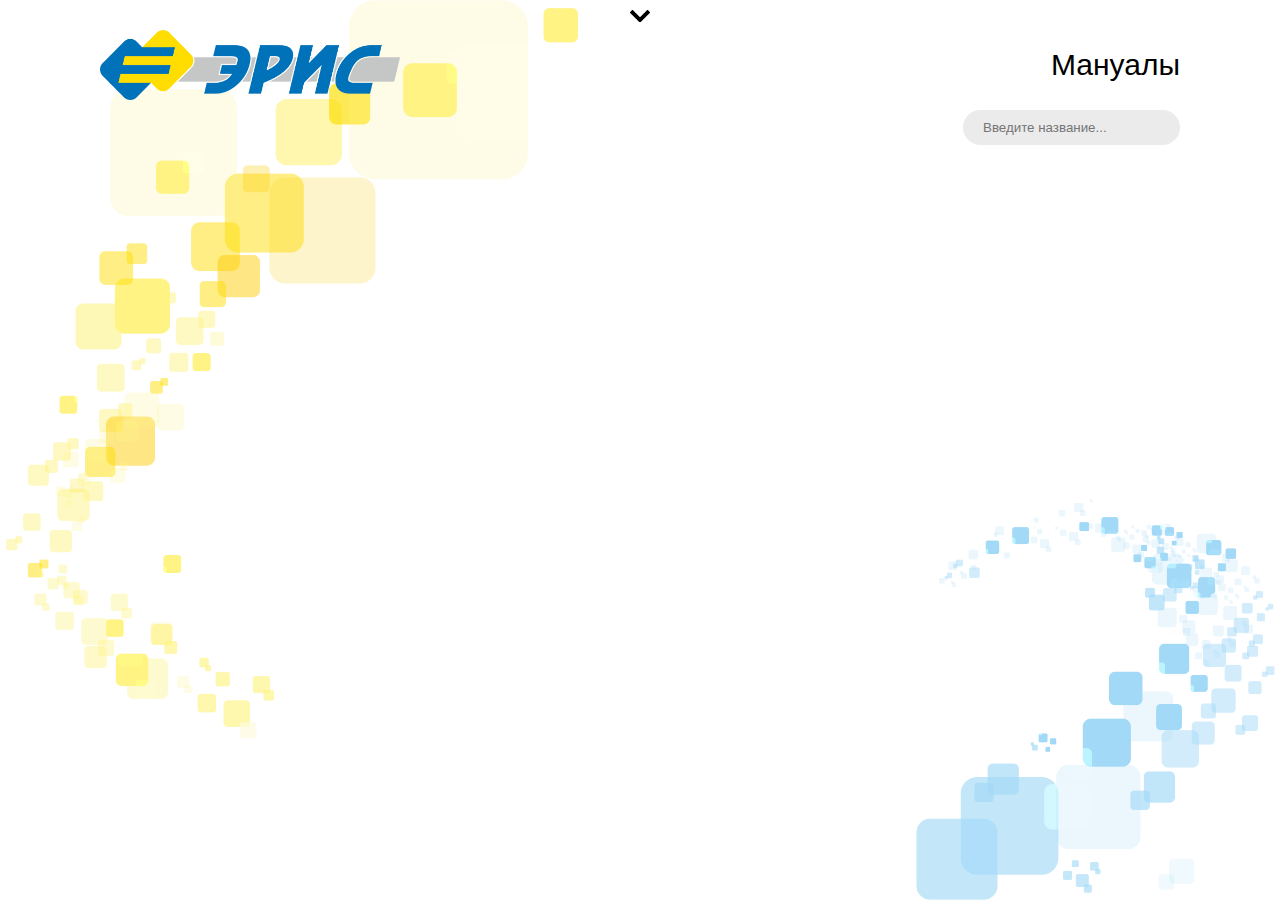
<file: index.html>
<html lang="ru">
  <head>
    <meta charset="UTF-8" />
    <meta name="viewport" content="width=device-width, initial-scale=1.0, user-scalable=0" />
    <meta name="referrer" content="no-referrer" />
    <link rel="icon" href="/assets/eris_Logo.png" />
    <link rel="stylesheet" href="styles.css" />
    <title>Мануалы</title>
  </head>
  <body>
    <div class="spinner" id="spinnerBody">
      <span class="spinnerIcon"></span>
      <div class="spinnerOverlay"></div>
    </div>
    <div class="root">
      <div class="form">
        <div class="spinner" id="spinnerForm">
          <div class="spinnerIcon"></div>
          <div class="spinnerOverlay rounded"></div>
        </div>
        <form id="authForm">
          <input
            id="authFormInputText"
            class="formInputText"
            type="text"
            placeholder="Введите почту..."
          />
          <button id="authFormBtn" type="submit" class="formBtn">Получить доступ</button>
        </form>
        <form id="addForm">
          <input
            id="addFormInputText"
            class="formInputText"
            type="text"
            placeholder="Введите название папки c мануалом..."
          />
          <input class="formInputFile" type="file" multiple="multiple" />
          <button id="addFormBtn" type="submit" class="formBtn" disabled>Загрузить</button>
        </form>
        <button class="toggleBtn">
          <svg
            xmlns="http://www.w3.org/2000/svg"
            shape-rendering="geometricPrecision"
            text-rendering="geometricPrecision"
            image-rendering="optimizeQuality"
            fill-rule="evenodd"
            clip-rule="evenodd"
            viewBox="0 0 512.02 319.26"
          >
            <path
              d="M5.9 48.96 48.97 5.89c7.86-7.86 20.73-7.84 28.56 0l178.48 178.48L434.5 5.89c7.86-7.86 20.74-7.82 28.56 0l43.07 43.07c7.83 7.84 7.83 20.72 0 28.56l-192.41 192.4-.36.37-43.07 43.07c-7.83 7.82-20.7 7.86-28.56 0l-43.07-43.07-.36-.37L5.9 77.52c-7.87-7.86-7.87-20.7 0-28.56z"
            ></path>
          </svg>
        </button>
      </div>
      <div class="header">
        <a href="http://10.59.4.33/">
          <img class="logo" src="/assets/eris_main.png" />
        </a>
        <h1 class="title">Мануалы</h1>
      </div>
      <div class="wrapper">
        <input class="input" placeholder="Введите название..." />
        <div class="cart" id="page-list"></div>
        <div class="pdfView"></div>
      </div>
    </div>
    <div class="alert">
      <button class="closeAlert" data-dismiss="alert">&times;</button>
      <div class="alertHeader">
        <p class="alertTitle"></p>
        <p class="alertMessage"></p>
      </div>
    </div>
    <script src="index.js"></script>
  </body>
</html>
</file>
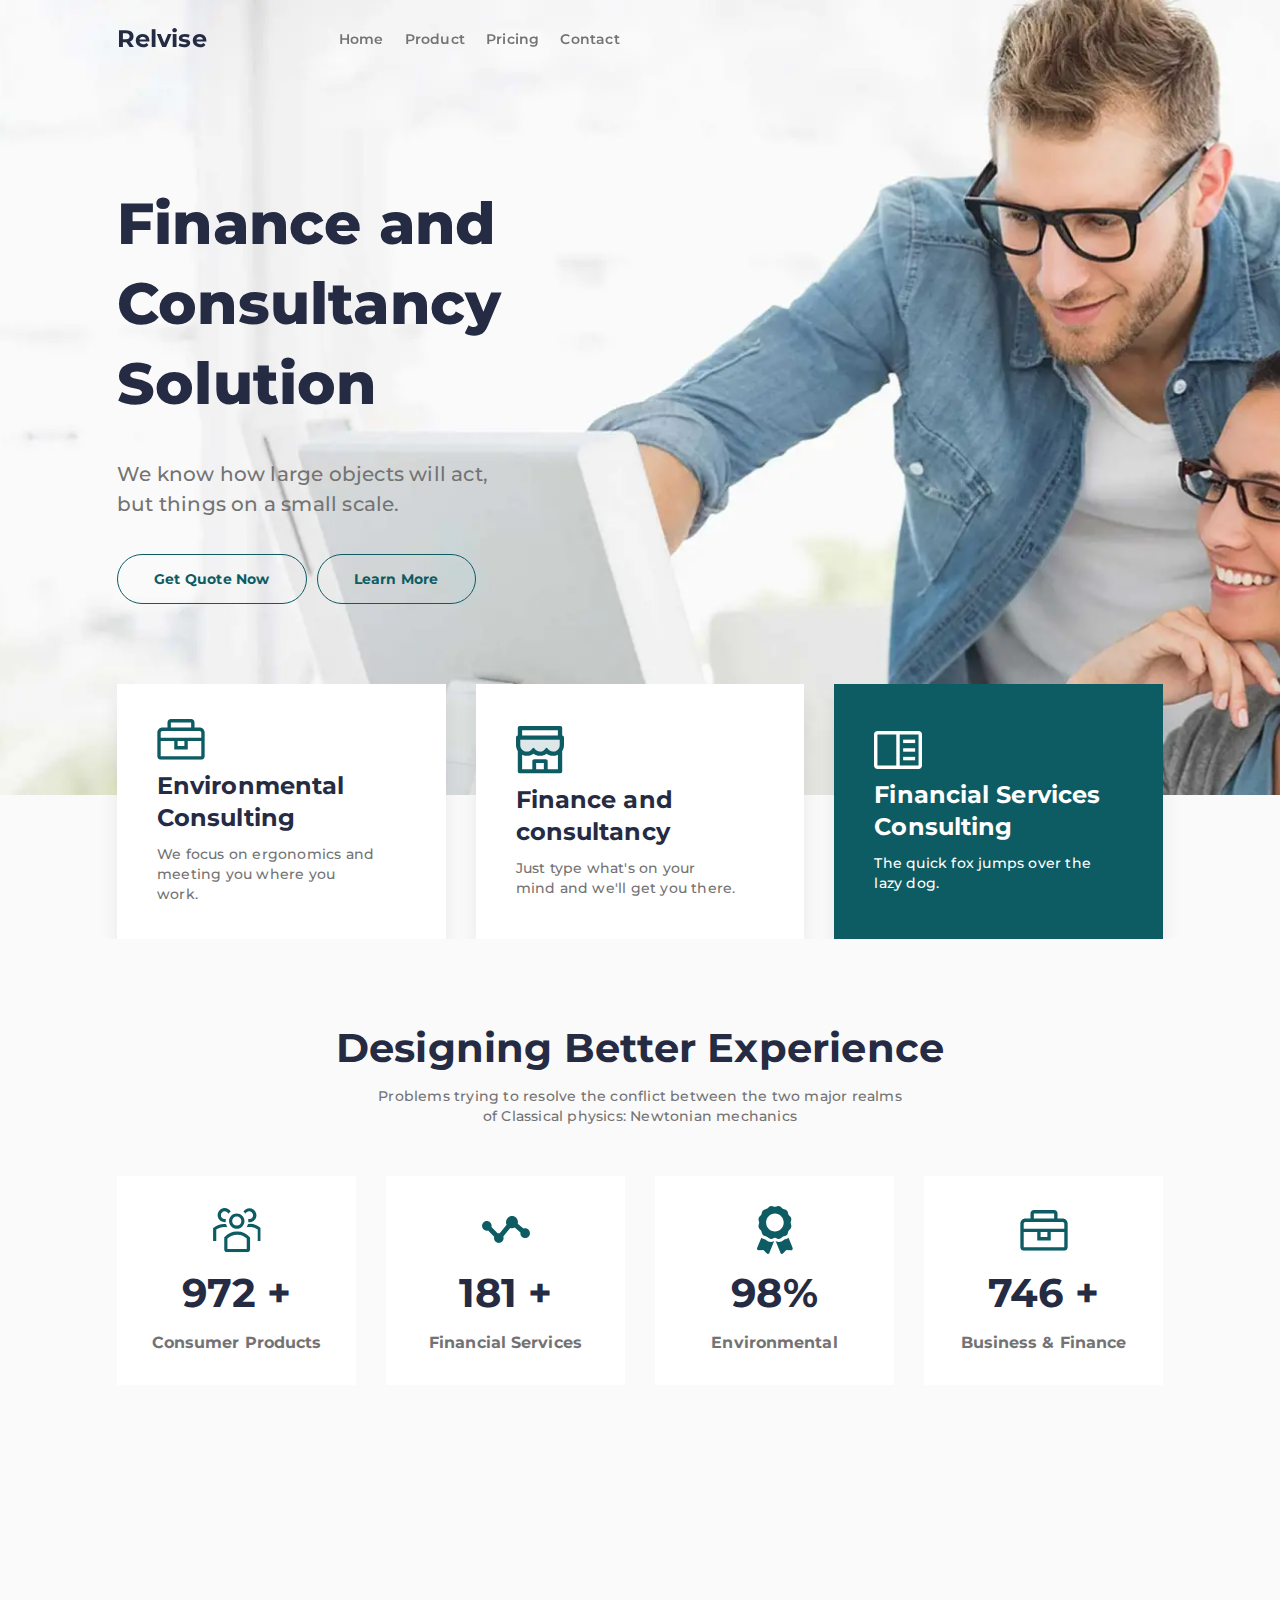
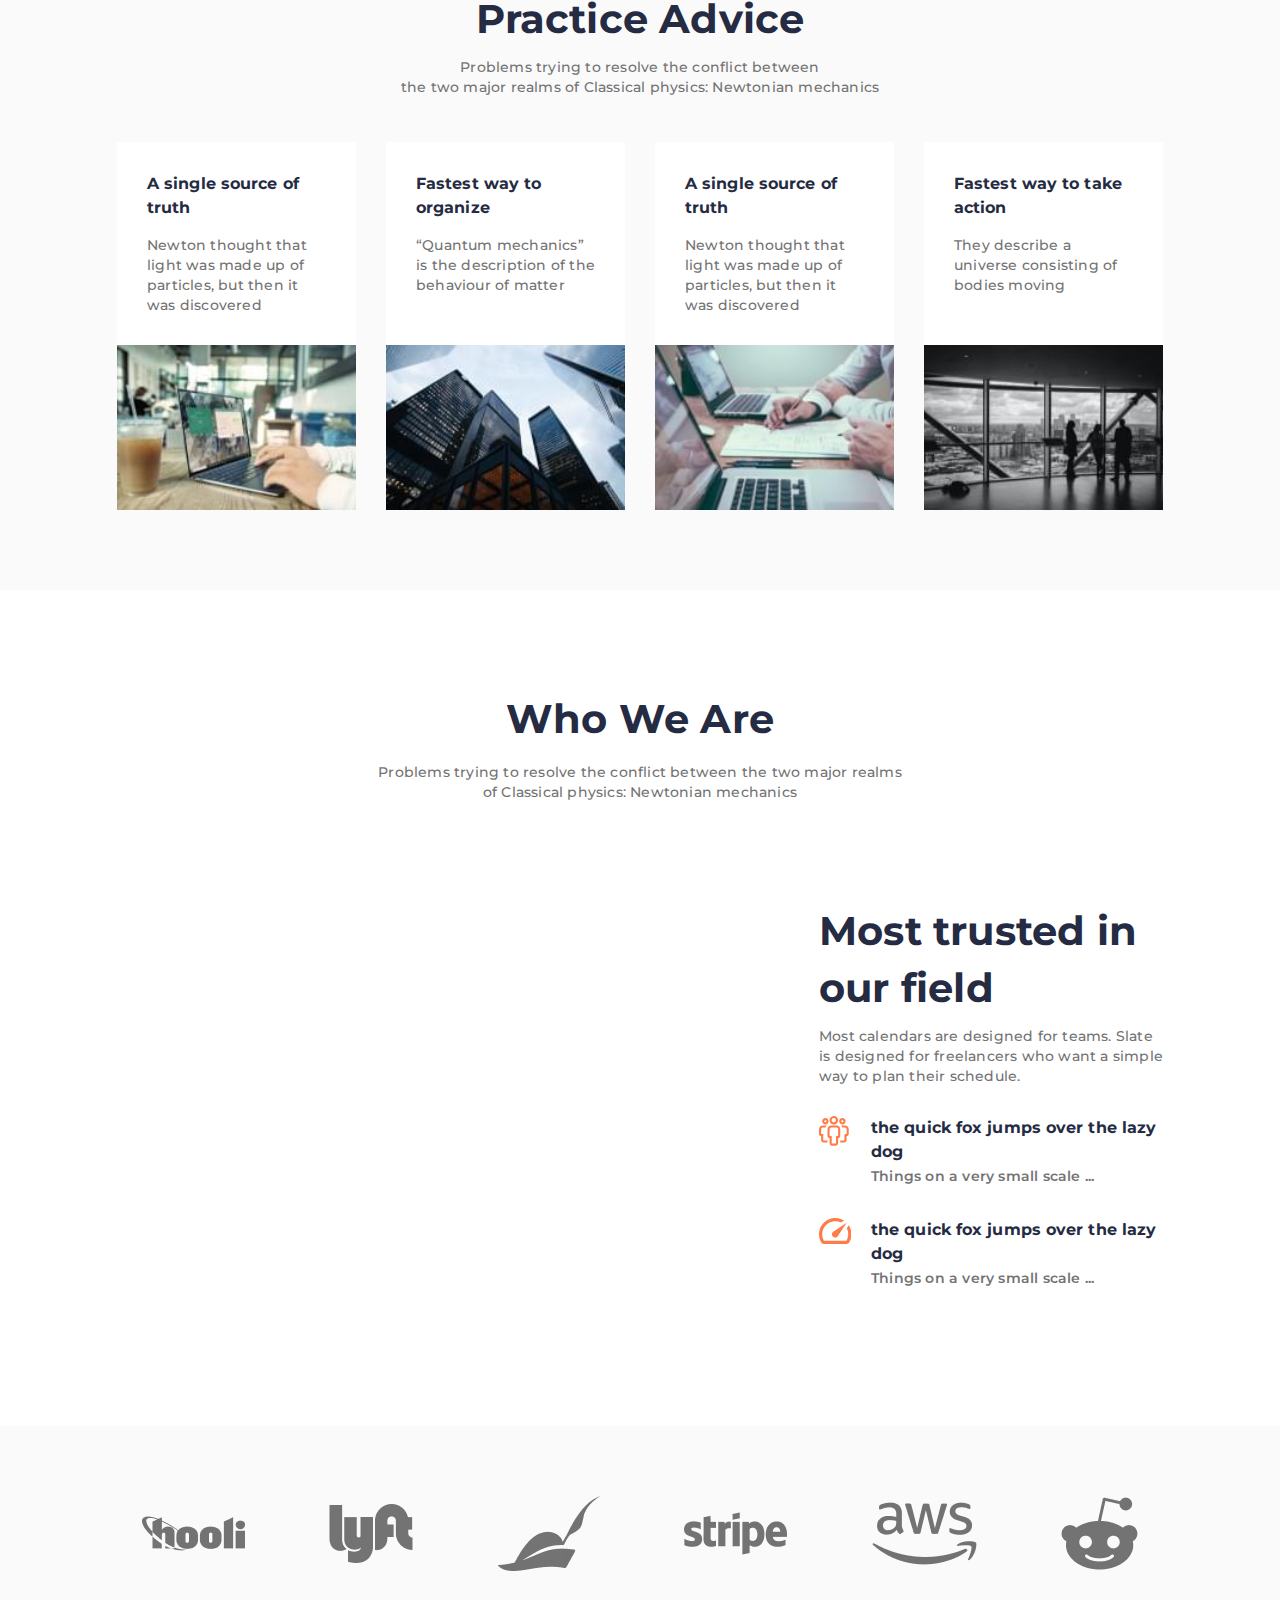
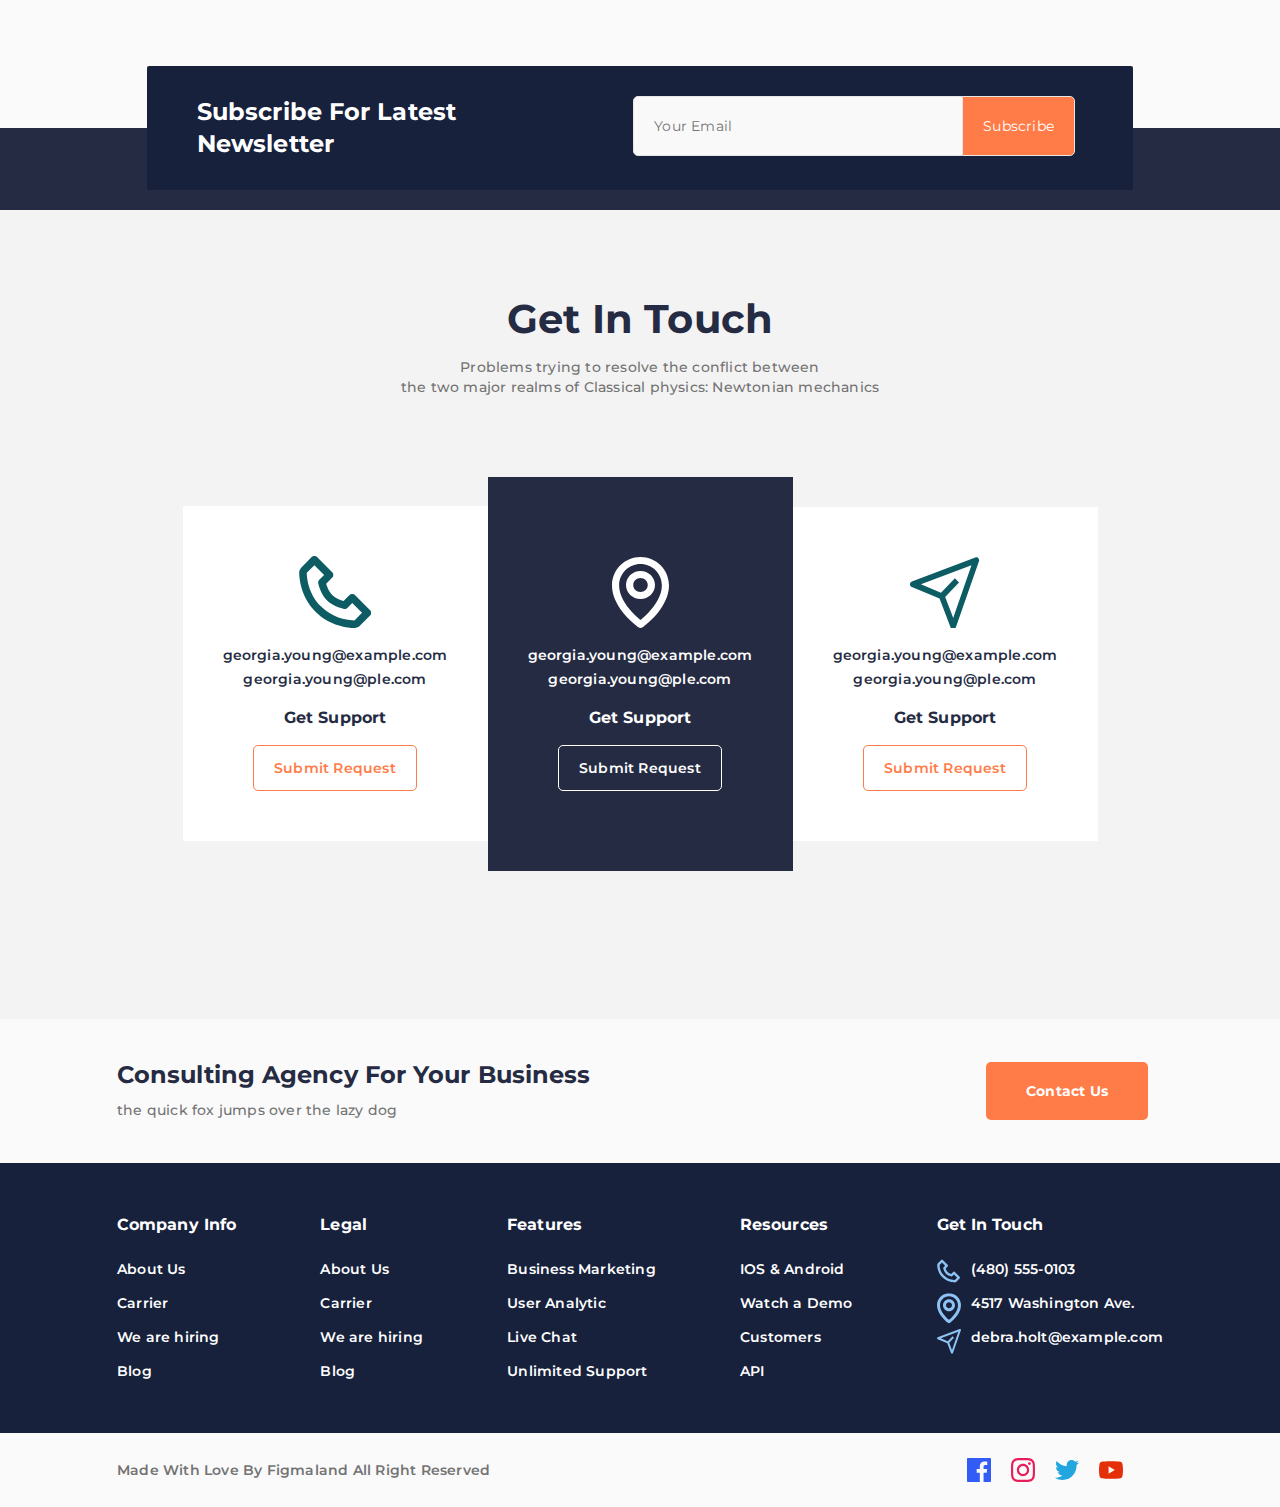
<file: test/relvise-master/qwerty.html>
<!DOCTYPE html>
<html lang="en">
<head>
    <!-- Кодировка страницы -->
    <meta charset="UTF-8">
    <!-- Настройка адаптивности страницы -->
    <!-- Фиксированная ширина -->
    <!-- <meta name="viewport" content="1170"> -->
    <!-- Адаптивность |user-scalable=0 (убирает возможность приближения на телефоне)| -->
    <meta name="viewport" content="width=device-width, initial-scale=1.0, maximun-scale=1.0, user-scalable=0">
    <!-- Отклчение формиования ссылки у номера телефона на iOS|content="telephone=yes(работает)|content="telephone=no(не аботает)| -->
    <meta name="format-detection" content="telephone=no">
    <!-- Краткое описание страницы (текст до 400 символов) -->
    <meta name="description" content="Какой-то текст">
    <!-- Ключевые слова страницы (текст до 20 символов) -->
    <meta name="keywords" content="Какой-то текст">
    <!-- Управление доступом поисковых роботов к странице  -->
    <meta name="robots" content="">
    
    <!-- Подключение css файла -->
    <link rel="stylesheet" href="css/style.min.css?_v=20220703184310">
    <title>Главная</title>
</head>
<body>
    <div class="wrapper">
        <main class="page">
            <header class="header">
    <div class="container">
        <div class="header__row">
            <div class="header__title">Relvise</div>
            <div class="header__burger">
                <span></span>
            </div>
            <nav class="menu">
                <ul class="menu__list">
                    <li class="menu__item">
                        <a href="#">Home</a>
                    </li>
                    <li class="menu__item">
                        <a href="#">Product</a>
                    </li>
                    <li class="menu__item">
                        <a href="#">Pricing</a>
                    </li>
                    <li class="menu__item">
                        <a href="#">Contact</a>
                    </li>
                </ul>
            </nav>
        </div>
    </div>
</header>
            <div class="content">
                <div class="mainblock mainblock-img">
                    <div class="container">
                        <div class="mainblock__body">
                            <div class="mainblock__title">Finance and Consultancy Solution</div>
                            <div class="mainblock__text">We know how large objects will act, 
                                but things on a small scale.</div>
                            <div class="mainblock__btn">
                                <a class="btn" href="#">Get Quote Now</a>
                                <a class="btn" href="#">Learn More</a>
                            </div>
                        </div>
                    </div>
                    
                </div>
                <div class="services">
                    <div class="container">
                        <div class="services__row">
                            <div class="services__column">
                                <div class="services__item item">
                                    <div class="item__logo">
                                        <img src="img/services/01.svg" alt="">
                                    </div>
                                    <div class="item__title">Environmental Consulting</div>
                                    <div class="item__text">We focus on ergonomics and 
                                        meeting you where you work.
                                    </div>
                                </div>
                            </div>
                            <div class="services__column">
                                <div class="services__item item">
                                    <div class="item__logo">
                                        <img src="img/services/02.svg" alt="">
                                    </div>
                                    <div class="item__title">Finance and consultancy</div>
                                    <div class="item__text">Just type what's on your mind 
                                        and we'll get you there.
                                    </div>
                                </div>
                            </div>
                            <div class="services__column">
                                <div class="services__item item item-color">
                                    <div class="item__logo">
                                        <img src="img/services/03.svg" alt="">
                                    </div>
                                    <div class="item__title item__title-color">Financial Services Consulting</div>
                                    <div class="item__text item__text-color">The quick fox jumps over the 
                                        lazy dog.
                                    </div>
                                </div>
                            </div>
                        </div>
                    </div>
                </div>
                <div class="design">
                    <div class="container">
                        <div class="design__body">
                            <div class="design__title title">Designing Better Experience</div>
                            <div class="title__text">Problems trying to resolve the conflict between the two major realms <br> of Classical physics: Newtonian mechanics </div>
                        </div>
                        <div class="design__row">
                            <div class="design__column">
                                <div class="design__item">
                                    <div class="design__icon">
                                        <img src="img/advantages/01.svg" alt="">
                                    </div>
                                    <div class="design__num">972 +</div>
                                    <div class="design__text">Consumer Products</div>
                                </div>
                            </div>
                            <div class="design__column">
                                <div class="design__item">
                                    <div class="design__icon">
                                        <img src="img/advantages/02.svg" alt="">
                                    </div>
                                    <div class="design__num">181 +</div>
                                    <div class="design__text">Financial Services</div>
                                </div>
                            </div>
                            <div class="design__column">
                                <div class="design__item">
                                    <div class="design__icon">
                                        <img src="img/advantages/03.svg" alt="">
                                    </div>
                                    <div class="design__num">98%</div>
                                    <div class="design__text">Environmental</div>
                                </div>
                            </div>
                            <div class="design__column">
                                <div class="design__item">
                                    <div class="design__icon">
                                        <img src="img/advantages/04.svg" alt="">
                                    </div>
                                    <div class="design__num">746 +</div>
                                    <div class="design__text">Business & Finance</div>
                                </div>
                            </div>
                        </div>
                    </div>
                </div>
                <div class="practice">
                    <div class="container">
                        <div class="practice__body">
                            <div class="practice__title title">Practice Advice</div>
                            <div class="title__text">Problems trying to resolve the conflict between <br> 
                                the two major realms of Classical physics: Newtonian mechanics</div>
                        </div>
                        <div class="practice__row">
                            <div class="practice__column">
                                <div class="practice__item">
                                    <div class="practice__inner">
                                        <div class="practice__text">A single source 
                                            of truth</div>
                                        <div class="practice__info">Newton thought that 
                                            light was made up of 
                                            particles, but then it 
                                            was discovered 
                                        </div>
                                    </div>
                                    <a class="practice__img ibg">
                                        <picture><source srcset="img/practice/01.webp" type="image/webp"><img src="img/practice/01.jpg" alt=""></picture>
                                    </a>
                                </div>
                            </div>
                            <div class="practice__column">
                                <div class="practice__item">
                                    <div class="practice__inner">
                                        <div class="practice__text">Fastest way to 
                                            organize</div>
                                        <div class="practice__info">“Quantum mechanics” 
                                            is the description of the 
                                            behaviour of matter</div>
                                    </div>
                                    <a class="practice__img ibg">
                                        <picture><source srcset="img/practice/02.webp" type="image/webp"><img src="img/practice/02.jpg" alt=""></picture>
                                    </a>
                                </div>
                            </div>
                            <div class="practice__column">
                                <div class="practice__item">
                                    <div class="practice__inner">
                                        <div class="practice__text">A single source 
                                            of truth</div>
                                        <div class="practice__info">Newton thought that 
                                            light was made up of 
                                            particles, but then it 
                                            was discovered </div>
                                    </div>
                                    <div class="practice__img ibg">
                                        <picture><source srcset="img/practice/03.webp" type="image/webp"><img src="img/practice/03.jpg" alt=""></picture>
                                    </div>
                                </div>
                            </div>
                            <div class="practice__column">
                                <div class="practice__item">
                                    <div class="practice__inner">
                                        <div class="practice__text">Fastest way to 
                                            take action</div>
                                        <div class="practice__info">They describe a 
                                            universe consisting of 
                                            bodies moving</div>
                                    </div>
                                    <div class="practice__img ibg">
                                        <picture><source srcset="img/practice/04.webp" type="image/webp"><img src="img/practice/04.jpg" alt=""></picture>
                                    </div>
                                </div>
                            </div>
                        </div>
                    </div>
                </div>
                <div class="who">
                    <div class="container">
                        <div class="who__body">
                            <div class="who__title title">Who We Are</div>
                            <div class="title__text">Problems trying to resolve the conflict between the two major realms <br> of Classical physics: Newtonian mechanics </div>
                        </div>
                        <div class="who__row">
                            <div class="who__column">
                                <div class="who__item">
                                    <div class="who__video">
                                        <div class="video">
                                            <iframe src="https://www.youtube.com/embed/_xSRYlbb48k" frameborder="0" allow="accelerometer; autoplay; clipboard-write; encrypted-media; gyroscope; picture-in-picture" allowfullscreen></iframe>
                                        </div>
                                    </div>
                                </div>
                            </div>
                            <div class="who__column">
                                <div class="who__item">
                                    <div class="who__info">
                                        <div class="who__info-title title">Most trusted in 
                                            our field</div>
                                        <div class="title__text">Most calendars are designed for teams. Slate 
                                            <br> is designed for freelancers who want a 
                                            simple way to plan their schedule.
                                        </div>
                                    </div>
                                    <div class="who__card card">
                                        <ul class="card__list">
                                            <li>
                                                <div class="card__icon">
                                                    <img src="img/whoweare/icons/01.svg" alt="">
                                                </div>
                                                <div class="card__info">
                                                    <div class="card__title">the quick fox jumps over the lazy 
                                                        dog</div>
                                                    <div class="card__text">Things on a very small scale ...</div>
                                                </div>
                                            </li>
                                            <li>
                                                <div class="card__icon">
                                                    <img src="img/whoweare/icons/02.svg" alt="">
                                                </div>
                                                <div class="card__info">
                                                    <div class="card__title">the quick fox jumps over the lazy 
                                                        dog</div>
                                                    <div class="card__text">Things on a very small scale ...</div>
                                                </div>
                                            </li>
                                        </ul>
                                    </div>
                                </div>
                            </div>
                        </div>
                    </div>
                </div>
                <div class="clients">
                    <div class="container">
                        <div class="clients__row">
                            <div class="clients__item">
                                <picture><source srcset="img/clients/01.webp" type="image/webp"><img src="img/clients/01.png" alt=""></picture>
                            </div>
                            <div class="clients__item">
                                <picture><source srcset="img/clients/02.webp" type="image/webp"><img src="img/clients/02.png" alt=""></picture>
                            </div>
                            <div class="clients__item">
                                <picture><source srcset="img/clients/03.webp" type="image/webp"><img src="img/clients/03.png" alt=""></picture>
                            </div>
                            <div class="clients__item">
                                <picture><source srcset="img/clients/04.webp" type="image/webp"><img src="img/clients/04.png" alt=""></picture>
                            </div>
                            <div class="clients__item">
                                <picture><source srcset="img/clients/05.webp" type="image/webp"><img src="img/clients/05.png" alt=""></picture>
                            </div>
                            <div class="clients__item">
                                <picture><source srcset="img/clients/06.webp" type="image/webp"><img src="img/clients/06.png" alt=""></picture>
                            </div>
                        </div>
                    </div>
                </div>
                <div class="form">
                    <div class="container">
                        <div class="form__row">
                            <div class="form__title">Subscribe For Latest 
                                Newsletter
                            </div>
                            <form action="#">
                                <input class="form__input" type="email" name="email" placeholder="Your Email">
                                <button class="form__btn" type="submit">Subscribe</button>
                            </form>
                        </div>
                    </div>
                </div>
                <div class="get">
                    <div class="container">
                        <div class="get__body">
                            <div class="get__title title">Get In Touch</div>
                            <div class="title__text">Problems trying to resolve the conflict between <br>
                                the two major realms of Classical physics: Newtonian mechanics 
                            </div>
                        </div>
                        <div class="get__row">
                            <div class="get__column">
                                <div class="get__item">
                                    <div class="get__icon">
                                        <img src="img/getintouch/01.svg" alt="">
                                    </div>
                                    <div class="get__email">
                                        georgia.young@example.com<br>georgia.young@ple.com
                                    </div>
                                    <div class="get__text">Get Support</div>
                                    <div class="get__btn">
                                        <a href="#" target="_blank">Submit Request</a>
                                    </div>
                                </div>
                            </div>
                            <div class="get__column get__column--dark">
                                <div class="get__item">
                                    <div class="get__icon">
                                        <img src="img/getintouch/02.svg" alt="">
                                    </div>
                                    <div class="get__email get__email--white">
                                        georgia.young@example.com<br>georgia.young@ple.com
                                    </div>
                                    <div class="get__text get__text--white">Get Support</div>
                                    <div class="get__btn get__btn--white">
                                        <a href="#" target="_blank">Submit Request</a>
                                    </div>
                                </div>
                            </div>
                            <div class="get__column">
                                <div class="get__item">
                                    <div class="get__icon">
                                        <img src="img/getintouch/03.svg" alt="">
                                    </div>
                                    <div class="get__email">
                                        georgia.young@example.com<br>georgia.young@ple.com
                                    </div>
                                    <div class="get__text">Get Support</div>
                                    <div class="get__btn">
                                        <a href="#" target="_blank">Submit Request</a>
                                    </div>
                                </div>
                            </div>
                        </div>
                    </div>
                </div>
            </div>
            <footer class="footer">
    <div class="container">
        <div class="footer__header">
            <div class="footer__title">Consulting Agency For Your Business<br><span>the quick fox jumps over the lazy dog</span></div>   
            <div class="footer__btn">
                <a href="#">Contact Us</a>
            </div>
        </div>
    </div>
    <div class="footer__info">
        <div class="container">
            <div class="footer__row">
                <div class="footer__column">
                    <div class="footer__item">
                        <div class="footer__subtitle">Company Info</div>
                        <ul class="footer__list">
                            <li>
                                <a href="#">About Us</a>
                            </li>
                            <li>
                                <a href="#">Carrier</a>
                            </li>
                            <li>
                                <a href="#">We are hiring</a>
                            </li>
                            <li>
                                <a href="#">Blog</a>
                            </li>
                        </ul>
                    </div>
                </div>
                <div class="footer__column">
                    <div class="footer__item">
                        <div class="footer__subtitle">Legal</div>
                        <ul class="footer__list">
                            <li>
                                <a href="#">About Us</a>
                            </li>
                            <li>
                                <a href="#">Carrier</a>
                            </li>
                            <li>
                                <a href="#">We are hiring</a>
                            </li>
                            <li>
                                <a href="#">Blog</a>
                            </li>
                        </ul>
                    </div>
                </div>
                <div class="footer__column">
                    <div class="footer__item">
                        <div class="footer__subtitle">Features</div>
                        <ul class="footer__list">
                            <li>
                                <a href="#">Business Marketing</a>
                            </li>
                            <li>
                                <a href="#">User Analytic</a>
                            </li>
                            <li>
                                <a href="#">Live Chat</a>
                            </li>
                            <li>
                                <a href="#">Unlimited Support</a>
                            </li>
                        </ul>
                    </div>
                </div>
                <div class="footer__column">
                    <div class="footer__item">
                        <div class="footer__subtitle">Resources</div>
                        <ul class="footer__list">
                            <li>
                                <a href="#">IOS & Android</a>
                            </li>
                            <li>
                                <a href="#">Watch a Demo</a>
                            </li>
                            <li>
                                <a href="#">Customers</a>
                            </li>
                            <li>
                                <a href="#">API</a>
                            </li>
                        </ul>
                    </div>
                </div>
                <div class="footer__column">
                    <div class="footer__item">
                        <div class="footer__subtitle">Get In Touch</div>
                        <ul class="footer__list">
                            <li class="footer__link">
                                <img src="img/footer/icons/01.svg" alt="">
                                <a href="tel: +74805550103">(480) 555-0103</a>
                            </li>
                            <li class="footer__link">
                                <img src="img/footer/icons/02.svg" alt="">
                                <a href="#">4517 Washington Ave. </a>
                            </li>
                            <li class="footer__link">
                                <img src="img/footer/icons/03.svg" alt="">
                                <a href="mailto:debra.holt@example.com">debra.holt@example.com</a>
                            </li>
                        </ul>
                    </div>
                </div>
            </div> 
        </div>
    </div>
    <div class="container">
        <div class="footer__footer">
            <div class="footer__by">Made With Love By Figmaland All Right Reserved</div>
            <div class="footer__social">
                <a href="#"><img src="img/footer/social/01.svg" alt=""></a>
                <a href="#"><img src="img/footer/social/02.svg" alt=""></a>
                <a href="#"><img src="img/footer/social/03.svg" alt=""></a>
                <a href="#"><img src="img/footer/social/04.svg" alt=""></a>
            </div>
        </div>
    </div>
</footer>
        </main>
    </div>
    <script src="js/app.min.js?_v=20220703184310"></script>
</body>
</html>
</file>
<file: styles.css>
* {
  padding: 0;
  margin: 0;
  border: 0;
}

*,
*:before,
*:after {
  -webkit-box-sizing: border-box;
  box-sizing: border-box;
}

:focus,
:active {
  outline: none;
}

a:focus,
a:active {
  outline: none;
}

nav,
footer,
header,
aside {
  display: block;
}

html,
body {
  height: 100%;
  width: 100%;
  font-size: 100%;
  line-height: 1;
  -ms-text-size-adjust: 100%;
  -moz-text-size-adjust: 100%;
  -webkit-text-size-adjust: 100%;
}

input,
button,
textarea {
  font-family: inherit;
}

input::-ms-clear {
  display: none;
}

button {
  cursor: pointer;
}

button::-moz-focus-inner {
  padding: 0;
  border: 0;
}

a,
a:visited {
  text-decoration: none;
}

a:hover {
  text-decoration: none;
}

ul li {
  list-style: none;
}

img {
  vertical-align: top;
}

h1,
h2,
h3,
h4,
h5,
h6 {
  font-size: inherit;
  font-weight: inherit;
}

body {
  font: 100% Tahoma, Arial, sans-serif;
  background: #fff;
  background-image: url(/assets/back.png);
  background-size: contain;
  background-repeat: no-repeat;
  background-position: center;
  overflow-x: hidden;
}

.root {
  position: relative;
  min-height: 100vh;
  margin: 0 auto;
  max-width: 1100px;
  padding: 10px;
}

.form {
  height: 0;
  position: absolute;
  top: -100px;
  visibility: none;
  width: 320px;
  left: 50%;
  right: 50%;
  transform: translateX(-50%);
  background-color: #0b82cc;
  border-bottom-right-radius: 2rem;
  border-bottom-left-radius: 2rem;
  z-index: 100;
  transition: all 0.2s ease-in-out;
}

.toggleBtn {
  display: block;
  width: 20px;
  margin: 0 auto;
  font-size: 18px;
  text-transform: uppercase;
  background-color: transparent;
  transition: all 0.2s ease-in-out;
}

.formActive {
  top: 0px !important;
  height: 100px;
  visibility: visible;
}
.formAddActive {
  top: 0px !important;
  height: 160px;
  visibility: visible;
}

.top-160 {
  top: -160px;
}
.h160 {
  height: 160px;
}
.toggleBtnActive {
  transform: rotate(180deg);
}

.toggleBtn:hover svg {
  fill: #0072ba;
}

.logo {
  width: 300px;
  height: 70px;
}
.wrapper {
  display: flex;
  flex-direction: column;
  justify-content: center;
  align-items: center;
}

.header {
  display: flex;
  flex-direction: column;
  align-items: center;
  justify-content: center;
  margin-top: 20px;
  margin-bottom: 10px;
}

.title {
  font-size: 30px;
  margin: 10px 0;
}

.input {
  padding: 10px 20px;
  background-color: #ebebeb;
  border-radius: 30px;
  margin-left: auto;
  margin-bottom: 10px;
}

.cart {
  display: grid;
  grid-template-columns: repeat(2, 1fr);
  gap: 12px;
  margin-top: 10px;
}

@media (min-width: 640px) {
  .cart {
    grid-template-columns: repeat(4, 1fr);
  }

  .header {
    display: flex;
    justify-content: space-between;
    align-items: center;
    flex-direction: row;
  }
  .title {
    margin: 0;
  }
}

.cartItem {
  position: relative;
  height: 150px;
  cursor: pointer;
  border-radius: 0.5rem;
  box-shadow: 0 4px 6px -1px rgb(0 0 0 / 0.1), 0 2px 4px -2px rgb(0 0 0 / 0.1);
  transition: all 0.2s ease-in-out;
}

.cartItem:hover .subTitle {
  background-color: #0072ba;
  color: white;
}

.cartItem:hover {
  transform: scale(1.05);
}

.cartItem img {
  border-radius: 0.5rem;
  width: 100%;
  height: 100%;
  object-fit: cover;
}

.cartItem .subTitle {
  position: absolute;
  bottom: 0;
  right: 0;
  left: 0;
  overflow-wrap: break-word;
  text-align: center;
  color: black;

  background-color: rgba(135, 206, 250, 0.3);
  border-bottom-right-radius: 0.5rem;
  border-bottom-left-radius: 0.5rem;
  z-index: 10;

  padding: 0.5rem 0.75rem;

  transition: all 0.2s ease-in-out;
}

.form form {
  display: flex;
  flex-direction: column;
  justify-content: center;
  align-items: center;
  margin-bottom: 20px;
}

.formInputText {
  width: 280px;
  padding: 10px 20px;
  background-color: #ebebeb;
  border-radius: 30px;
  margin: 10px 0;
}

.formInputFile {
  width: 280px;
  max-width: 100%;
  color: #444;
  padding: 5px;
  background: #fff;
  border-radius: 10px;
  border: 1px solid #555;
  margin-bottom: 10px;
}

.formInputFile::file-selector-button {
  margin-right: 10px;
  border: none;
  background: #084cdf;
  padding: 10px 20px;
  border-radius: 0.5rem;
  color: #fff;
  cursor: pointer;
  transition: all 0.2s ease-in-out;
}

.formInputFile::file-selector-button:hover {
  background: #0d45a5;
}

.formBtn {
  padding: 10px;
  text-transform: uppercase;
  border-radius: 0.5rem;
  background-color: #084cdf;
  color: #fff;
}
.formBtn:disabled {
  opacity: 0.6;
}

.alert {
  position: absolute;
  bottom: 10px;
  right: -100%;
  width: 300px;
  border-radius: 1.5rem;
  background-color: rgb(248, 74, 74);
  padding: 10px 20px;
  overflow-wrap: break-word;
  transition: all 0.2s ease-in-out;
}

.alertTitle {
  margin-bottom: 10px;
}

.closeAlert {
  position: absolute;
  top: 1px;
  right: 10px;
  background-color: transparent;
  font-size: 25px;
}

.spinner {
  display: none;
}

.spinnerIcon {
  position: absolute;
  left: 50%;
  top: 50%;
  width: 40px;
  height: 40px;
  margin: -20px 0 0 -20px;
  background-repeat: no-repeat;
  background-size: contain;
  background-image: url('/assets/spinner-icon.svg');
  animation: rotation 0.6s linear infinite;
  z-index: 50;
}

.spinnerOverlay {
  position: absolute;
  width: 100%;
  height: 100%;
  background-color: #000000;
  opacity: 0.2;
  z-index: 40;
}

.rounded {
  border-bottom-right-radius: 2rem;
  border-bottom-left-radius: 2rem;
}

@keyframes rotation {
  0% {
    transform: rotate(0deg);
  }
  100% {
    transform: rotate(360deg);
  }
}

#addForm {
  display: none;
}

.pdfView {
  margin-top: 10px;
  display: grid;
  grid-template-columns: repeat(2, 1fr);
  gap: 12px;
}

.pdfView iframe {
  width: 600px;
  height: 800px;
  border-radius: 1rem;
}
</file>
<file: test/relvise-master/css/style.min.css>
@import url('https://fonts.googleapis.com/css2?family=Montserrat:ital,wght@0,300; 0,400;0,500;0,600;0,700;0,800;1,400&display=swap');*{padding:0;margin:0;border:0}*,:after,:before{-webkit-box-sizing:border-box;box-sizing:border-box}:active,:focus{outline:0}a:active,a:focus{outline:0}aside,footer,header,nav{display:block}body,html{height:100%;width:100%;font-size:100%;line-height:1;font-size:14px;-ms-text-size-adjust:100%;-moz-text-size-adjust:100%;-webkit-text-size-adjust:100%}button,input,textarea{font-family:inherit}input::-ms-clear{display:none}button{cursor:pointer}button::-moz-focus-inner{padding:0;border:0}a,a:visited{text-decoration:none}a:hover{text-decoration:none}ul li{list-style:none}img{vertical-align:top}h1,h2,h3,h4,h5,h6{font-size:inherit;font-weight:inherit}body{font-family:Montserrat,sans-serif}.wrapper{display:-webkit-box;display:-ms-flexbox;display:flex;-webkit-box-orient:vertical;-webkit-box-direction:normal;-ms-flex-direction:column;flex-direction:column;min-height:100%;overflow:hidden}.page{position:absolute;width:100%;height:100%;top:0;left:0;display:-webkit-box;display:-ms-flexbox;display:flex;-webkit-box-orient:vertical;-webkit-box-direction:normal;-ms-flex-direction:column;flex-direction:column}.container{max-width:1046px;margin:0 auto;padding:0 15px;-webkit-box-sizing:content-box;box-sizing:content-box}content{-webkit-box-flex:1;-ms-flex:1 1 auto;flex:1 1 auto}.no-webp .mainblock-img{background:url(../img/mainblock/cover.jpg) center/cover no-repeat}.mainblock-img{overflow:hidden;position:relative;z-index:1}.mainblock__body{position:relative;z-index:2;padding:184px 0 191px 0;max-width:509px}.mainblock__title{font-weight:800;font-size:58px;line-height:80px;letter-spacing:.2px;color:#252b42}.mainblock__text{padding-right:135px;font-weight:500;font-size:20px;line-height:30px;letter-spacing:.2px;color:#737373;margin:35px 0}.mainblock__btn{display:-webkit-box;display:-ms-flexbox;display:flex}.services{background-color:#fafafa;margin:-111px 0 0 0;overflow:hidden}.services__row{position:relative;z-index:2;display:-webkit-box;display:-ms-flexbox;display:flex;margin:0 -15px -30px}.services__column{-webkit-box-flex:0;-ms-flex:0 1 33.333%;flex:0 1 33.333%;padding:0 15px;margin:0 0 30px 0;display:-webkit-box;display:-ms-flexbox;display:flex}.item{display:-webkit-box;display:-ms-flexbox;display:flex;-webkit-box-orient:vertical;-webkit-box-direction:normal;-ms-flex-direction:column;flex-direction:column;-webkit-box-pack:center;-ms-flex-pack:center;justify-content:center;-webkit-box-align:start;-ms-flex-align:start;align-items:flex-start;padding:35px 40px;background:#fff;-webkit-box-shadow:0 13px 19px rgba(0,0,0,.07);box-shadow:0 13px 19px rgba(0,0,0,.07)}.item__title{font-weight:700;font-size:24px;line-height:32px;letter-spacing:.1px;color:#252b42;margin:10px 0}.item__title-color{color:#fff}.item__text{max-width:220px;font-weight:500;font-size:14px;line-height:20px;letter-spacing:.2px;color:#737373}.item__text-color{color:#fff}.item-color{background-color:#0d5c63}.btn{font-weight:700;font-size:14px;line-height:28px;letter-spacing:.2px;color:#0d5c63;padding:10px 36px;border:1px solid #0d5c63;border-radius:37px;-webkit-transition:all .2s ease;-o-transition:all .2s ease;transition:all .2s ease;margin-right:10px}.btn:last-child{margin-right:0}.btn:hover{background-color:#ff7b47}.btn:active{color:#fff}.design{background-color:#fafafa;padding:80px 0}.design__body{text-align:center;margin-bottom:50px}.design__title{padding-bottom:10px}.design__row{display:-webkit-box;display:-ms-flexbox;display:flex;-ms-flex-wrap:wrap;flex-wrap:wrap;margin:0 -15px -30px}.design__column{padding:0 15px;margin:0 0 30px 0;-webkit-box-flex:0;-ms-flex:0 1 25%;flex:0 1 25%}.design__item{height:100%;background-color:#fff;padding:30px;text-align:center}.design__icon{height:48px;display:-webkit-box;display:-ms-flexbox;display:flex;-webkit-box-pack:center;-ms-flex-pack:center;justify-content:center;-webkit-box-align:center;-ms-flex-align:center;align-items:center}.design__num{margin:10px 0;font-weight:700;font-size:40px;line-height:57px;letter-spacing:.2px;color:#252b42}.design__text{font-weight:700;font-size:16px;line-height:24px;letter-spacing:.1px;color:#737373}.title{font-weight:700;font-size:40px;line-height:57px;letter-spacing:.2px;color:#252b42}.title__text{margin:0 auto;font-weight:500;font-size:14px;line-height:20px;letter-spacing:.2px;color:#737373}.practice{background-color:#fafafa;padding:125px 0 80px 0}.practice__body{text-align:center;margin-bottom:45px}.practice__title{margin-bottom:10px}.practice__row{display:-webkit-box;display:-ms-flexbox;display:flex;-ms-flex-wrap:wrap;flex-wrap:wrap;margin:0 -15px -30px}.practice__column{padding:0 15px;margin:0 0 30px 0;-webkit-box-flex:0;-ms-flex:0 1 25%;flex:0 1 25%}.practice__inner{height:203px;padding:30px;background-color:#fff}.practice__text{font-weight:700;font-size:16px;line-height:24px;letter-spacing:.1px;color:#252b42;margin-bottom:15px}.practice__info{font-weight:500;font-size:14px;line-height:20px;letter-spacing:.2px;color:#737373}.practice__img{display:block;padding:0 0 69% 0}.who{padding:100px 0 136px 0}.who__body{text-align:center;margin-bottom:100px}.who__title{margin-bottom:15px}.who__row{display:-webkit-box;display:-ms-flexbox;display:flex}.who__column{margin-right:105px}.who__column:last-child{margin:0}.who__info{padding:0 0 30px 0}.who__info-title{margin-bottom:10px}.who__video{width:597px}.card li{position:relative;padding-left:52px;margin-bottom:30px}.card li:last-child{margin:0}.card__icon{position:absolute;top:0;left:0}.card__title{font-weight:700;font-size:16px;line-height:24px;letter-spacing:.1px;color:#252b42}.card__text{font-weight:600;font-size:14px;line-height:24px;letter-spacing:.2px;color:#737373}.video{display:block;position:relative;overflow:hidden}.video:before{content:"";display:block;padding-top:56.25%}.video embed,.video iframe,.video object,.video video{width:100%;height:100%;position:absolute;top:0;left:0;z-index:1}.clients{position:relative;z-index:1;background-color:#fafafa;padding:70px 0 157px 0}.clients__row{display:-webkit-box;display:-ms-flexbox;display:flex;-webkit-box-align:center;-ms-flex-align:center;align-items:center;-webkit-box-pack:justify;-ms-flex-pack:justify;justify-content:space-between;padding:0 25px;-ms-flex-wrap:wrap;flex-wrap:wrap}.form{padding-bottom:20px;margin:-62px 0 0 0;background-color:#252b42}.form__row{position:relative;z-index:2;display:-webkit-box;display:-ms-flexbox;display:flex;-webkit-box-pack:justify;-ms-flex-pack:justify;justify-content:space-between;padding:30px 50px;max-width:986px;margin:0 auto;background-color:#17213c;border-radius:2px}.form__title{max-width:266px;font-weight:700;font-size:24px;line-height:32px;letter-spacing:.1px;color:#fff}.form__input{font-size:14px;line-height:28px;letter-spacing:.2px;color:#737373;width:333px;padding:15px 20px;background:#f9f9f9;border:1px solid #e6e6e6;border-radius:5px}.form__btn{position:relative;left:-8px;font-size:14px;line-height:28px;font-family:inherit;text-align:center;letter-spacing:.2px;color:#fff;background:#ff7b47;border:1px solid #e6e6e6;border-radius:0 5px 5px 0;padding:15px 20px}.get{background-color:#f3f3f3;padding:80px 0 148px}.get__body{text-align:center;margin-bottom:80px}.get__title{margin-bottom:10px}.get__row{display:-webkit-box;display:-ms-flexbox;display:flex;-webkit-box-pack:center;-ms-flex-pack:center;justify-content:center;-webkit-box-align:center;-ms-flex-align:center;align-items:center;-ms-flex-wrap:wrap;flex-wrap:wrap}.get__column{padding:50px 40px;background-color:#fff}.get__column--dark{background-color:#252b42;padding:80px 40px}.get__item{text-align:center}.get__email{font-weight:600;font-size:14px;line-height:24px;letter-spacing:.2px;color:#252b42;margin:15px 0}.get__email--white{color:#fff}.get__text{font-weight:700;font-size:16px;line-height:24px;letter-spacing:.1px;color:#252b42;margin-bottom:15px}.get__text--white{color:#fff}.get__btn{display:inline-block;font-weight:600;font-size:14px;line-height:24px;letter-spacing:.2px;padding:10px 20px;border:1px solid #ff7b47;border-radius:5px;color:#ff7b47}.get__btn--white{color:#fff;border-color:#fff}.get__btn a{color:inherit}.header{position:fixed;width:100%;z-index:1000;top:23px;left:0}.header__row{display:-webkit-box;display:-ms-flexbox;display:flex;-webkit-box-align:center;-ms-flex-align:center;align-items:center}.header__title{margin-right:132px;font-weight:700;font-size:24px;line-height:32px;letter-spacing:.1px;color:#252b42}.menu__list{display:-webkit-box;display:-ms-flexbox;display:flex}.menu__item{margin-right:21px;font-weight:600;font-size:14px;line-height:24px;text-align:center;letter-spacing:.2px;color:#737373}.menu__item a{color:inherit}.menu__item a:hover{text-decoration:underline}.menu__item:last-child{margin-right:0}.ibg{background-position:center;background-size:cover;background-repeat:no-repeat;position:relative}.ibg img{width:100%;height:100%;position:absolute;top:0;left:0;opacity:0;visibility:hidden;-o-object-fit:cover;object-fit:cover}.footer{background-color:#fafafa;padding:40px 0 0 0}.footer__header{display:-webkit-box;display:-ms-flexbox;display:flex;-webkit-box-pack:justify;-ms-flex-pack:justify;justify-content:space-between;-webkit-box-align:center;-ms-flex-align:center;align-items:center;padding-right:15px;padding-bottom:40px;-ms-flex-wrap:wrap;flex-wrap:wrap}.footer__title{font-weight:700;font-size:24px;line-height:32px;letter-spacing:.1px;color:#252b42}.footer__title span{font-weight:500;font-size:14px;line-height:20px;letter-spacing:.2px;color:#737373}.footer__btn{display:block;font-weight:700;font-size:14px;line-height:28px;letter-spacing:.2px;color:#fff}.footer__btn a{border-radius:5px;background:#ff7b47;padding:20px 40px;color:inherit}.footer__info{background-color:#17213c;padding:50px 0}.footer__row{display:-webkit-box;display:-ms-flexbox;display:flex;-webkit-box-pack:justify;-ms-flex-pack:justify;justify-content:space-between;-ms-flex-wrap:wrap;flex-wrap:wrap}.footer__subtitle{font-weight:700;font-size:16px;line-height:24px;letter-spacing:.1px;color:#fff;margin-bottom:20px}.footer__list{font-weight:600;font-size:14px;line-height:24px;letter-spacing:.2px;color:#fff}.footer__list li{position:relative;margin-bottom:10px}.footer__list li img{position:absolute;top:2px;left:0}.footer__list li:last-child{margin-bottom:0}.footer__list li a{color:inherit}.footer__list li a:hover{text-decoration:underline}.footer__link{padding-left:34px}.footer__footer{padding:25px 0;display:-webkit-box;display:-ms-flexbox;display:flex;-webkit-box-pack:justify;-ms-flex-pack:justify;justify-content:space-between;-webkit-box-align:center;-ms-flex-align:center;align-items:center;-ms-flex-wrap:wrap;flex-wrap:wrap}.footer__by{font-weight:600;font-size:14px;line-height:24px;letter-spacing:.2px;color:#737373}.footer__social{display:-webkit-box;display:-ms-flexbox;display:flex;-webkit-box-align:center;-ms-flex-align:center;align-items:center;padding:0 40px}.footer__social a{margin-right:20px}.footer__social a:last-child{margin:0}@media (max-width:1300px){.mainblock-img{background-position:right}}@media (max-width:1100px){.who{padding:60px 0}.who__body{margin-bottom:50px}.who__row{-ms-flex-wrap:wrap;flex-wrap:wrap;-webkit-box-pack:center;-ms-flex-pack:center;justify-content:center;-webkit-box-align:center;-ms-flex-align:center;align-items:center}.who__column{margin:0 0 20px 0}.who__info{padding:0 0 20px 0;text-align:center}}@media (max-width:1020px){.design__column{-webkit-box-flex:0;-ms-flex:0 1 50%;flex:0 1 50%}}@media (max-width:992px){.design{padding:30px 0}}@media (max-width:910px){.practice__column{-webkit-box-flex:0;-ms-flex:0 1 50%;flex:0 1 50%}.practice__inner{height:180px}}@media (max-width:900px){.form__row{padding:15px}}@media (max-width:860px){.footer__info{padding:20px 0}.footer__row{-ms-flex-pack:distribute;justify-content:space-around;margin:0 -15px -10px}.footer__column{padding:0 15px;margin-bottom:15px}}@media (max-width:847px){.services__row{-ms-flex-wrap:wrap;flex-wrap:wrap;-webkit-box-pack:center;-ms-flex-pack:center;justify-content:center}.services__column{-webkit-box-flex:0;-ms-flex:0 1 50%;flex:0 1 50%}}@media (max-width:800px){.practice{padding:0}.practice__body{margin-bottom:25px}.clients{padding:30px 0 100px 0}.clients__row{padding:0}.clients__item{padding:10px 0;text-align:center;width:50%}.get{padding:30px}.get__body{margin-bottom:30px}.get__column--dark{padding:20px}.get__column{padding:20px}}@media (max-width:785px){.form__row{-ms-flex-wrap:wrap;flex-wrap:wrap;-webkit-box-pack:center;-ms-flex-pack:center;justify-content:center;max-width:500px}}@media (max-width:776px){.form__title{text-align:center;margin:0 auto 10px auto}}@media (max-width:700px){.footer{padding:20px 0 0 0}.footer__header{padding-right:0;-webkit-box-pack:center;-ms-flex-pack:center;justify-content:center;padding-bottom:20px}.footer__title{margin-bottom:15px;padding-right:10px}}@media (max-width:676px){.footer__title{text-align:center}}@media (max-width:660px){.who__video{width:397px}}@media (max-width:640px){.footer__footer{-webkit-box-pack:center;-ms-flex-pack:center;justify-content:center;padding:15px 0}.footer__by{margin-bottom:15px;text-align:center}}@media (max-width:560px){.design__column{-webkit-box-flex:0;-ms-flex:0 1 100%;flex:0 1 100%}}@media (max-width:551px){.get__column{margin-bottom:10px}.get__column:last-child{margin:0}}@media (max-width:530px){.mainblock__body{padding:100px 0 191px 0}.mainblock__text{color:#fff;margin:10px 0 35px 0}.mainblock__btn{-webkit-box-orient:vertical;-webkit-box-direction:normal;-ms-flex-direction:column;flex-direction:column}.btn{margin:0 0 15px 0}.header{top:5px}.header__title{margin-right:70px}}@media (max-width:527px){.services__column{-webkit-box-flex:0;-ms-flex:0 1 100%;flex:0 1 100%;-webkit-box-pack:center;-ms-flex-pack:center;justify-content:center}}@media (max-width:509px){.form__row{display:block}.form__input{width:100%}.form__btn{border-radius:5px;left:0;width:100%;margin-top:10px}}@media (max-width:500px){.practice__column{-webkit-box-flex:0;-ms-flex:0 1 100%;flex:0 1 100%}.practice__inner{height:auto;padding:15px}}@media (max-width:460px){.header__row{-webkit-box-pack:justify;-ms-flex-pack:justify;justify-content:space-between}.header__burger{display:block;position:relative;width:30px;height:20px;z-index:1}.header__burger span{background-color:#000;position:absolute;width:100%;height:2px;left:0;top:9px;-webkit-transition:all .3s ease;-o-transition:all .3s ease;transition:all .3s ease}.header__burger::after,.header__burger::before{content:"";background-color:#000;position:absolute;width:100%;height:2px;left:0;-webkit-transition:all .3s ease;-o-transition:all .3s ease;transition:all .3s ease}.header__burger::before{top:0}.header__burger::after{bottom:0}.header__burger.active:before{-webkit-transform:rotate(45deg);-ms-transform:rotate(45deg);transform:rotate(45deg);top:9px}.header__burger.active:after{-webkit-transform:rotate(-45deg);-ms-transform:rotate(-45deg);transform:rotate(-45deg);bottom:9px}.header__burger.active span{-webkit-transform:scale(0);-ms-transform:scale(0);transform:scale(0)}.header .menu{position:fixed;top:40px;right:-100%;-webkit-transition:all .3s ease;-o-transition:all .3s ease;transition:all .3s ease}.header .menu.active{right:15px}.menu__list{-webkit-box-orient:vertical;-webkit-box-direction:normal;-ms-flex-direction:column;flex-direction:column;background-color:#737373;padding:15px;border-radius:5px}.menu__item{margin-right:0;color:#fff;font-size:18px;margin-bottom:10px}.menu__item:last-child{margin:0}}@media (max-width:430px){.mainblock__body{padding:80px 0 147px 0}.mainblock__title{font-size:40px;padding:0 5px}.who__video{width:360px}}@media (max-width:400px){.who{padding:20px 0}}@media (max-width:380px){.who__video{width:320px}}.webp .mainblock-img{background:url(../img/mainblock/cover.webp) center/cover no-repeat}
</file>
